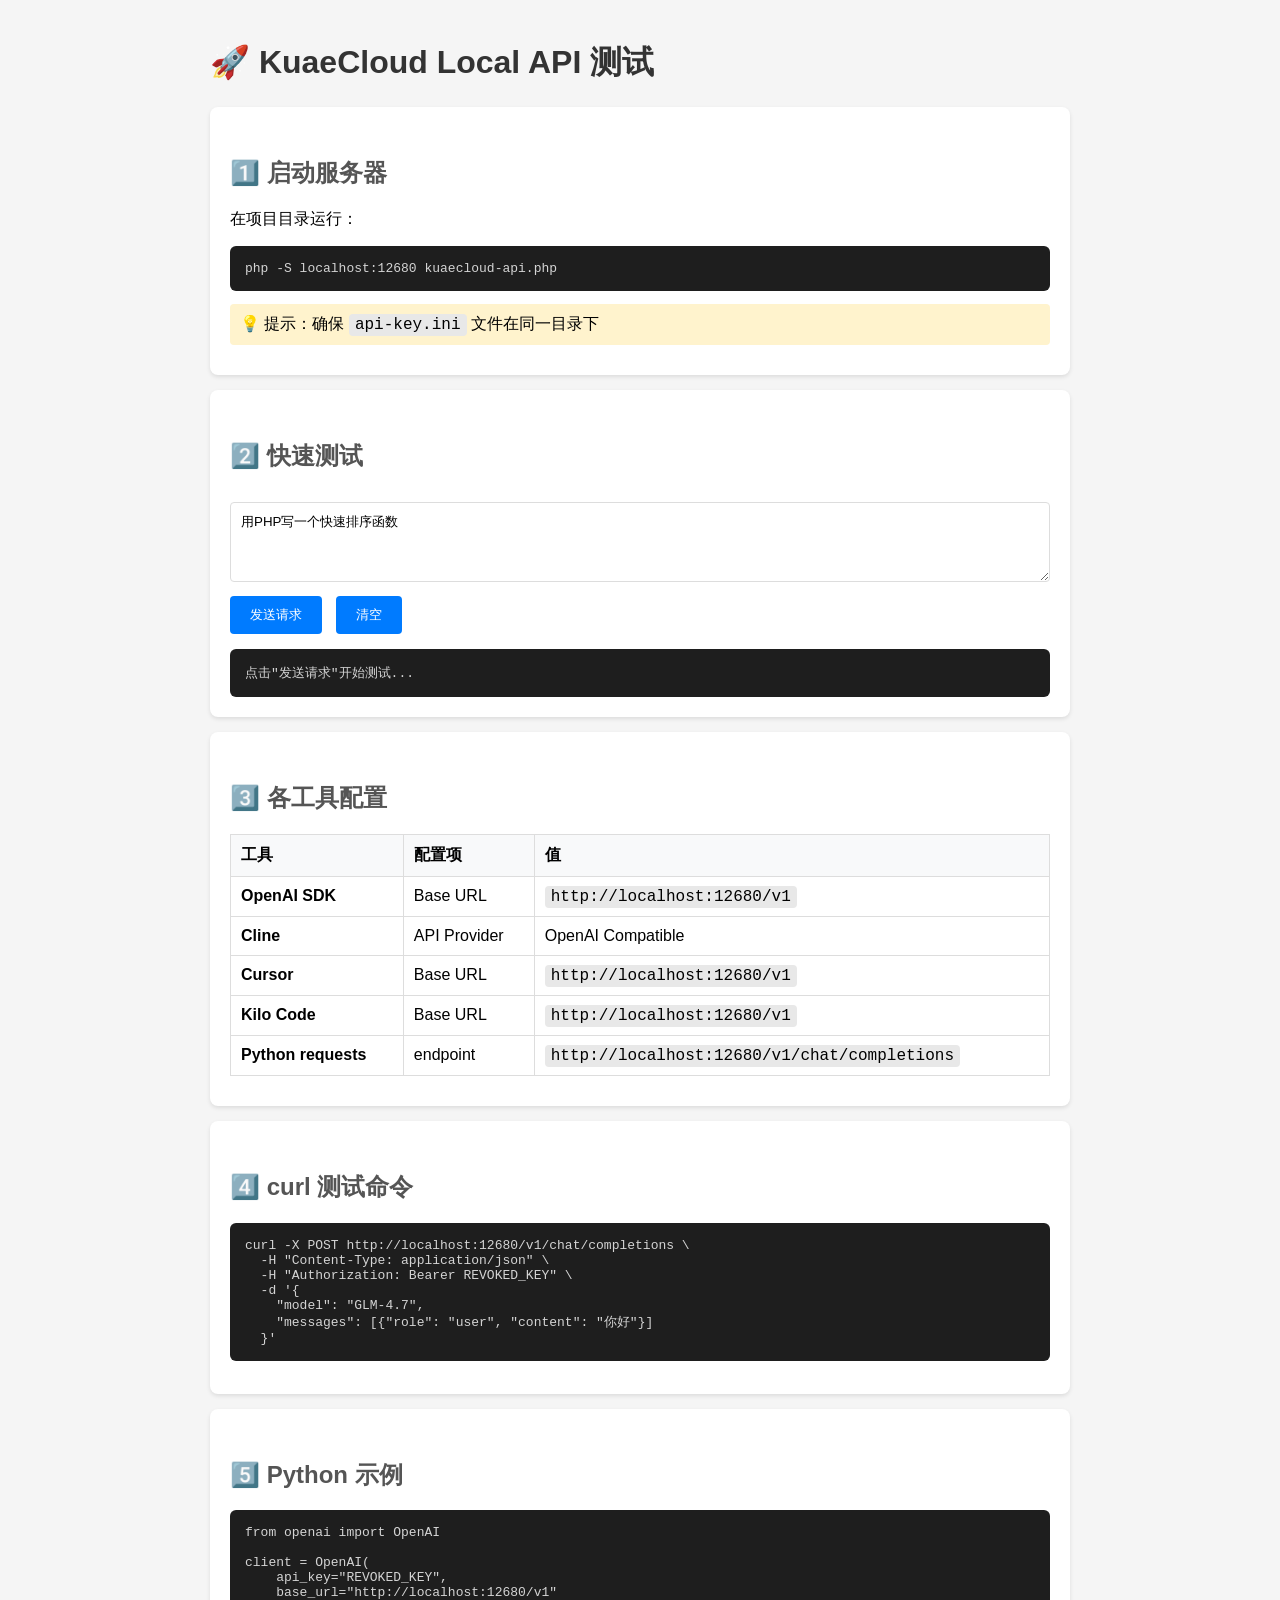
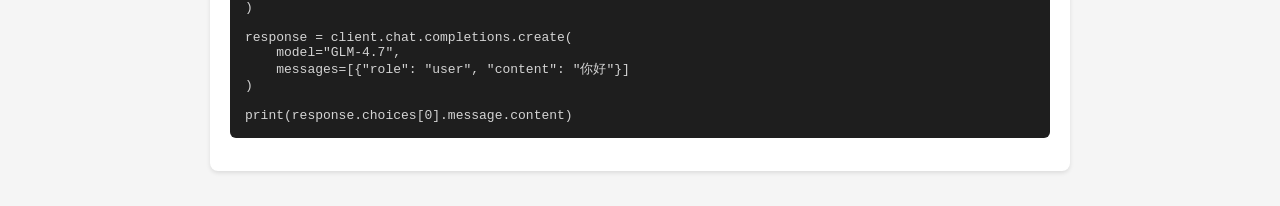
<file: v1/index.html>
<?php
/**
 * 启动服务器说明 / 测试页面
 */
?>
<!DOCTYPE html>
<html>
<head>
    <meta charset="UTF-8">
    <title>KuaeCloud API 测试</title>
    <style>
        * { box-sizing: border-box; }
        body { font-family: -apple-system, BlinkMacSystemFont, 'Segoe UI', Roboto, sans-serif; 
               max-width: 900px; margin: 0 auto; padding: 20px; background: #f5f5f5; }
        h1 { color: #333; }
        h2 { color: #555; margin-top: 30px; }
        .section { background: white; padding: 20px; border-radius: 8px; margin: 15px 0; box-shadow: 0 2px 4px rgba(0,0,0,0.1); }
        code { background: #e8e8e8; padding: 2px 6px; border-radius: 4px; font-family: 'Consolas', monospace; }
        pre { background: #1e1e1e; color: #d4d4d4; padding: 15px; border-radius: 6px; overflow-x: auto; }
        textarea { width: 100%; height: 80px; margin: 10px 0; padding: 10px; border: 1px solid #ddd; border-radius: 4px; font-family: inherit; }
        button { background: #007bff; color: white; border: none; padding: 10px 20px; border-radius: 4px; cursor: pointer; margin-right: 10px; }
        button:hover { background: #0056b3; }
        button:disabled { background: #ccc; cursor: not-allowed; }
        #result { background: #1e1e1e; color: #d4d4d4; padding: 15px; border-radius: 6px; margin-top: 15px; white-space: pre-wrap; font-family: 'Consolas', monospace; font-size: 13px; max-height: 400px; overflow-y: auto; }
        .tips { background: #fff3cd; padding: 10px; border-radius: 4px; margin: 10px 0; }
        .success { color: #28a745; }
        .error { color: #dc3545; }
        table { width: 100%; border-collapse: collapse; margin: 10px 0; }
        th, td { border: 1px solid #ddd; padding: 10px; text-align: left; }
        th { background: #f8f9fa; }
    </style>
</head>
<body>
    <h1>🚀 KuaeCloud Local API 测试</h1>
    
    <div class="section">
        <h2>1️⃣ 启动服务器</h2>
        <p>在项目目录运行：</p>
        <pre>php -S localhost:12680 kuaecloud-api.php</pre>
        <div class="tips">
            💡 提示：确保 <code>api-key.ini</code> 文件在同一目录下
        </div>
    </div>

    <div class="section">
        <h2>2️⃣ 快速测试</h2>
        <textarea id="prompt" placeholder="输入你的问题...">用PHP写一个快速排序函数</textarea>
        <br>
        <button onclick="sendRequest()" id="sendBtn">发送请求</button>
        <button onclick="clearResult()">清空</button>
        <div id="result">点击"发送请求"开始测试...</div>
    </div>

    <div class="section">
        <h2>3️⃣ 各工具配置</h2>
        <table>
            <tr><th>工具</th><th>配置项</th><th>值</th></tr>
            <tr><td><strong>OpenAI SDK</strong></td><td>Base URL</td><td><code>http://localhost:12680/v1</code></td></tr>
            <tr><td><strong>Cline</strong></td><td>API Provider</td><td>OpenAI Compatible</td></tr>
            <tr><td><strong>Cursor</strong></td><td>Base URL</td><td><code>http://localhost:12680/v1</code></td></tr>
            <tr><td><strong>Kilo Code</strong></td><td>Base URL</td><td><code>http://localhost:12680/v1</code></td></tr>
            <tr><td><strong>Python requests</strong></td><td>endpoint</td><td><code>http://localhost:12680/v1/chat/completions</code></td></tr>
        </table>
    </div>

    <div class="section">
        <h2>4️⃣ curl 测试命令</h2>
        <pre>curl -X POST http://localhost:12680/v1/chat/completions \
  -H "Content-Type: application/json" \
  -H "Authorization: Bearer REVOKED_KEY" \
  -d '{
    "model": "GLM-4.7",
    "messages": [{"role": "user", "content": "你好"}]
  }'</pre>
    </div>

    <div class="section">
        <h2>5️⃣ Python 示例</h2>
        <pre>from openai import OpenAI

client = OpenAI(
    api_key="REVOKED_KEY",
    base_url="http://localhost:12680/v1"
)

response = client.chat.completions.create(
    model="GLM-4.7",
    messages=[{"role": "user", "content": "你好"}]
)

print(response.choices[0].message.content)</pre>
    </div>

    <script>
        const apiKey = 'REVOKED_KEY';
        const apiUrl = 'http://localhost:12680/v1/chat/completions';
        
        function appendResult(text) {
            const result = document.getElementById('result');
            result.textContent = text;
        }
        
        function clearResult() {
            document.getElementById('result').textContent = '已清空';
        }
        
        async function sendRequest() {
            const prompt = document.getElementById('prompt').value;
            const btn = document.getElementById('sendBtn');
            
            if (!prompt.trim()) {
                appendResult('请输入问题');
                return;
            }
            
            btn.disabled = true;
            btn.textContent = '请求中...';
            appendResult('⏳ 正在发送请求...\n');
            
            const startTime = Date.now();
            
            try {
                const response = await fetch(apiUrl, {
                    method: 'POST',
                    headers: {
                        'Content-Type': 'application/json',
                        'Authorization': 'Bearer ' + apiKey
                    },
                    body: JSON.stringify({
                        model: 'GLM-4.7',
                        messages: [
                            { role: 'user', content: prompt }
                        ],
                        max_tokens: 2000,
                        temperature: 0.7
                    })
                });
                
                const data = await response.json();
                const elapsed = (Date.now() - startTime) / 1000;
                
                let output = `✅ 请求成功 (${elapsed.toFixed(2)}s)\n`;
                output += `────────────────────\n\n`;
                
                if (data.choices && data.choices[0]) {
                    output += data.choices[0].message.content;
                } else {
                    output += JSON.stringify(data, null, 2);
                }
                
                appendResult(output);
            } catch (error) {
                let errorMsg = `❌ 请求失败\n`;
                errorMsg += `────────────────────\n`;
                errorMsg += `错误: ${error.message}\n\n`;
                
                if (error.message.includes('Failed to fetch')) {
                    errorMsg += `💡 请检查服务器是否已启动:\n`;
                    errorMsg += `   php -S localhost:12680 kuaecloud-api.php\n`;
                }
                
                appendResult(errorMsg);
            }
            
            btn.disabled = false;
            btn.textContent = '发送请求';
        }
    </script>
</body>
</html>
</file>
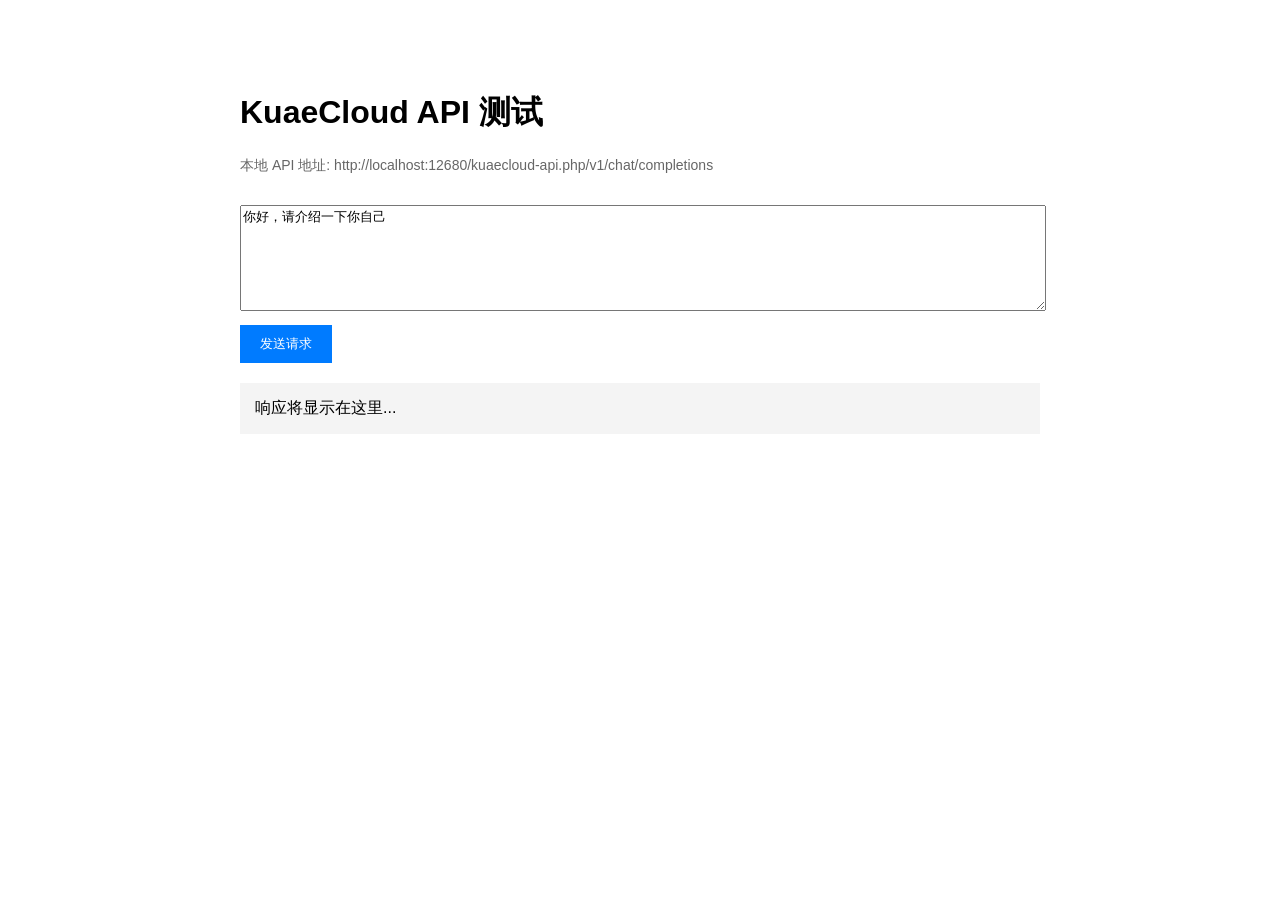
<file: v1/test-api.html>
<?php
/**
 * 简单的测试页面 - KuaeCloud API
 */
?>
<!DOCTYPE html>
<html>
<head>
    <meta charset="UTF-8">
    <title>KuaeCloud API 测试</title>
    <style>
        body { font-family: Arial; max-width: 800px; margin: 50px auto; padding: 20px; }
        textarea { width: 100%; height: 100px; margin: 10px 0; }
        button { padding: 10px 20px; background: #007bff; color: white; border: none; cursor: pointer; }
        button:hover { background: #0056b3; }
        #response { background: #f4f4f4; padding: 15px; margin-top: 20px; white-space: pre-wrap; }
        .info { color: #666; font-size: 14px; margin-bottom: 20px; }
    </style>
</head>
<body>
    <h1>KuaeCloud API 测试</h1>
    <p class="info">本地 API 地址: http://localhost:12680/kuaecloud-api.php/v1/chat/completions</p>
    
    <textarea id="prompt" placeholder="输入你的问题...">你好，请介绍一下你自己</textarea>
    
    <button onclick="sendRequest()">发送请求</button>
    
    <div id="response">响应将显示在这里...</div>
    
    <script>
        const apiKey = 'REVOKED_KEY';
        
        async function sendRequest() {
            const prompt = document.getElementById('prompt').value;
            const responseDiv = document.getElementById('response');
            
            responseDiv.textContent = '请求中...';
            
            try {
                const response = await fetch('http://localhost:12680/kuaecloud-api.php/v1/chat/completions', {
                    method: 'POST',
                    headers: {
                        'Content-Type': 'application/json',
                        'Authorization': 'Bearer ' + apiKey
                    },
                    body: JSON.stringify({
                        model: 'GLM-4.7',
                        messages: [
                            { role: 'user', content: prompt }
                        ],
                        max_tokens: 2000,
                        temperature: 0.7
                    })
                });
                
                const data = await response.json();
                responseDiv.textContent = JSON.stringify(data, null, 2);
            } catch (error) {
                responseDiv.textContent = '错误: ' + error.message;
            }
        }
    </script>
</body>
</html>
</file>
